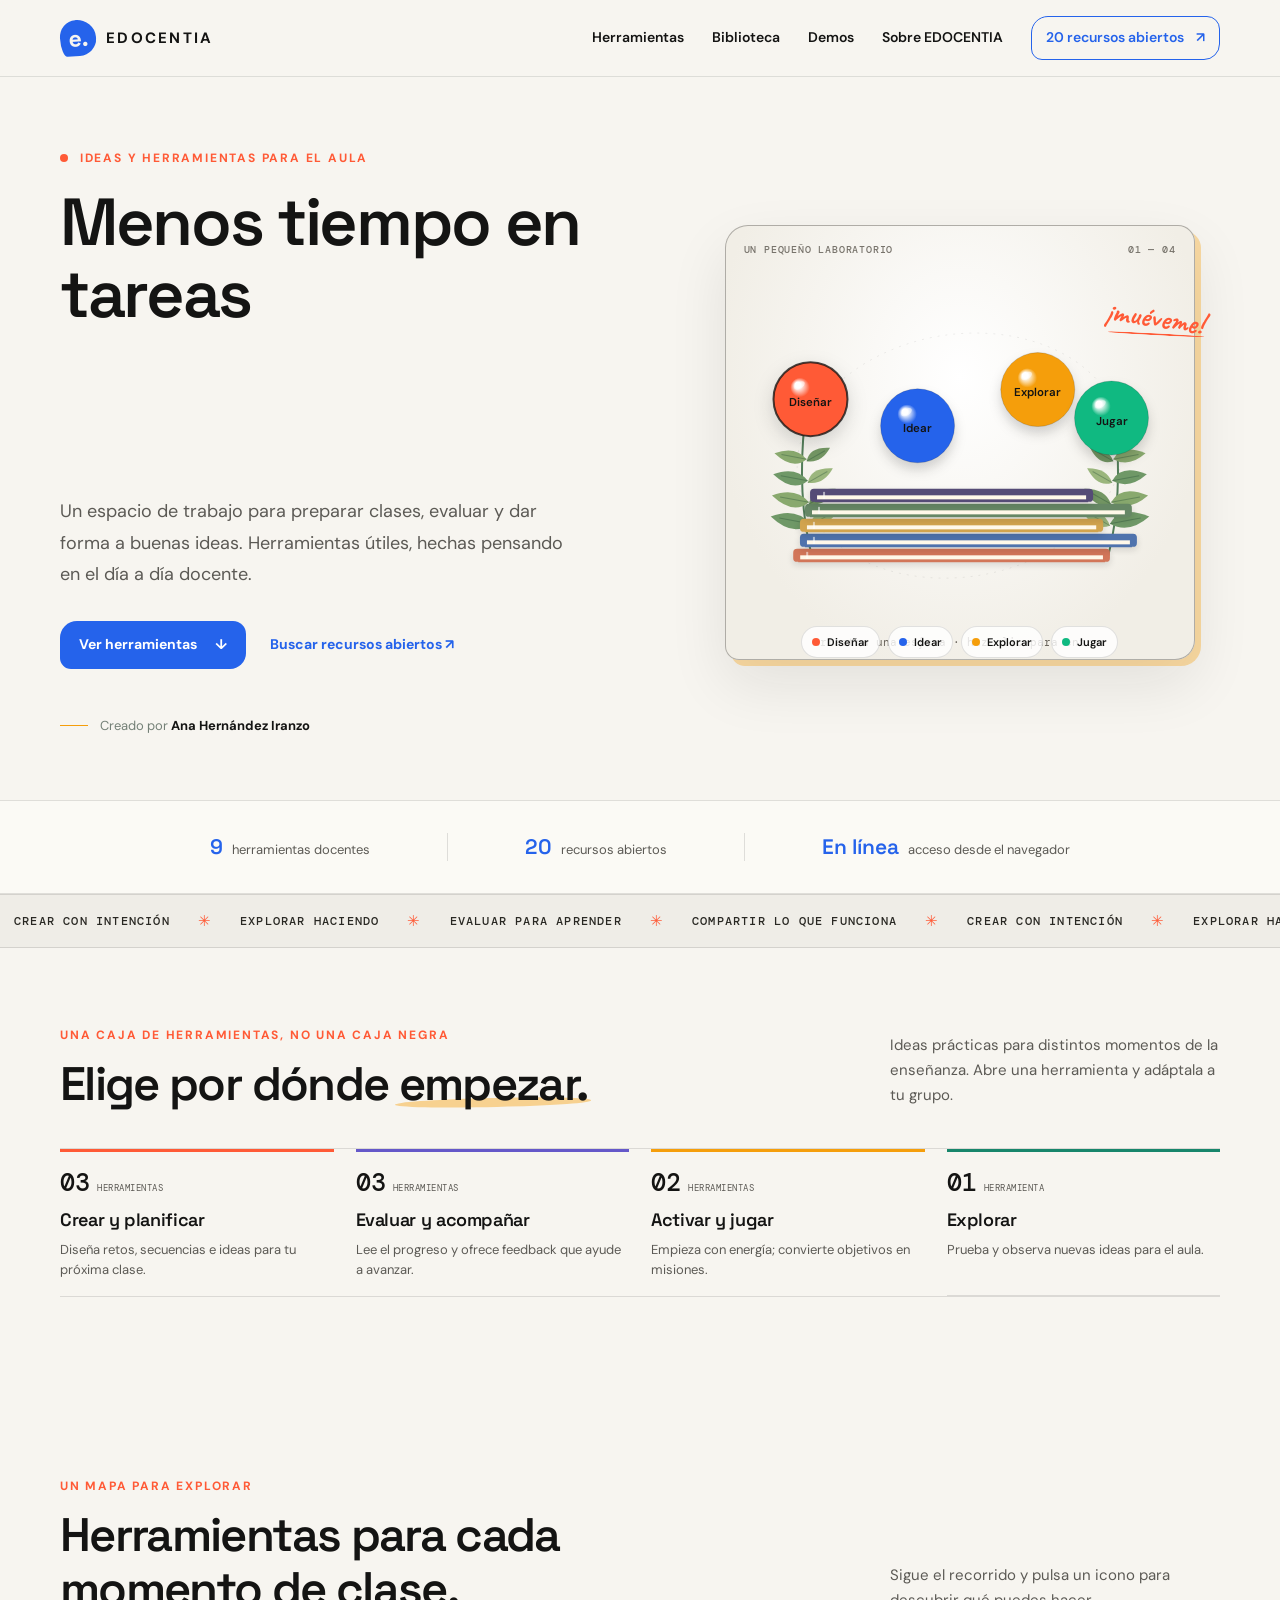
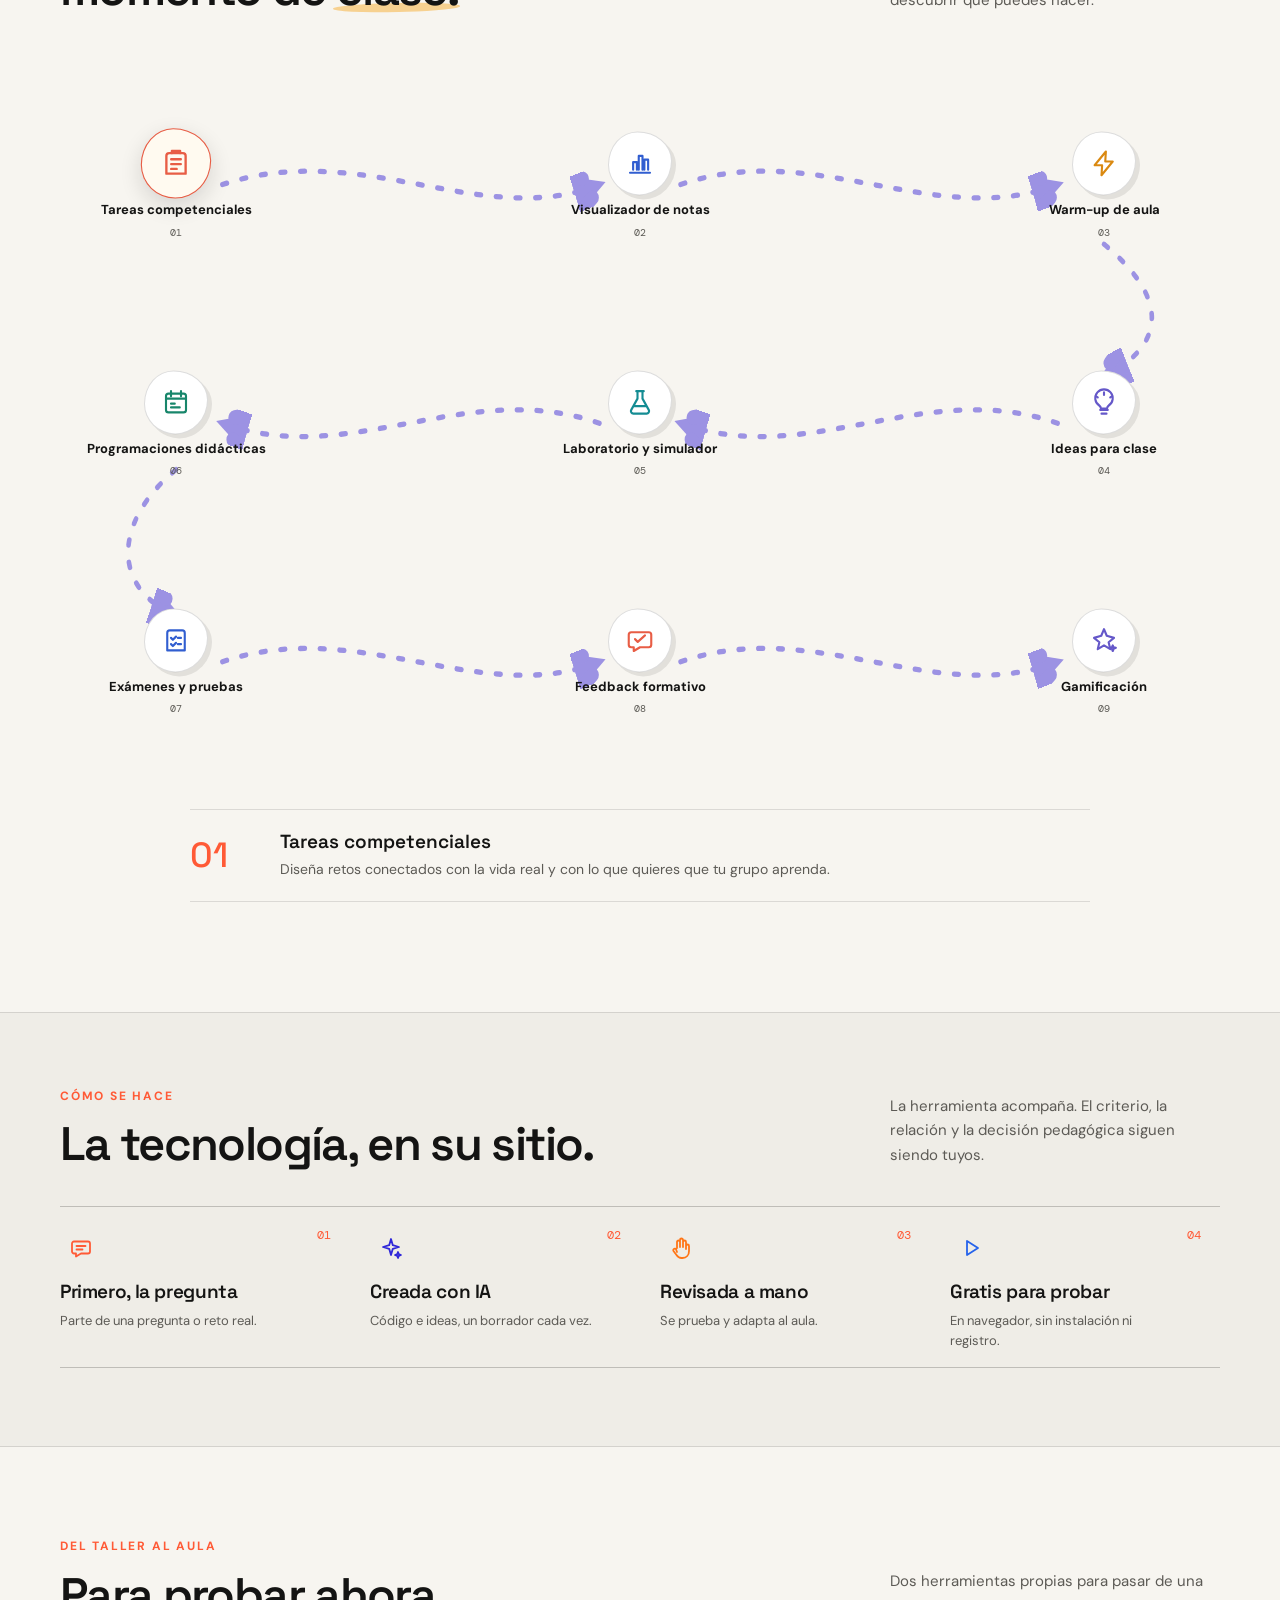
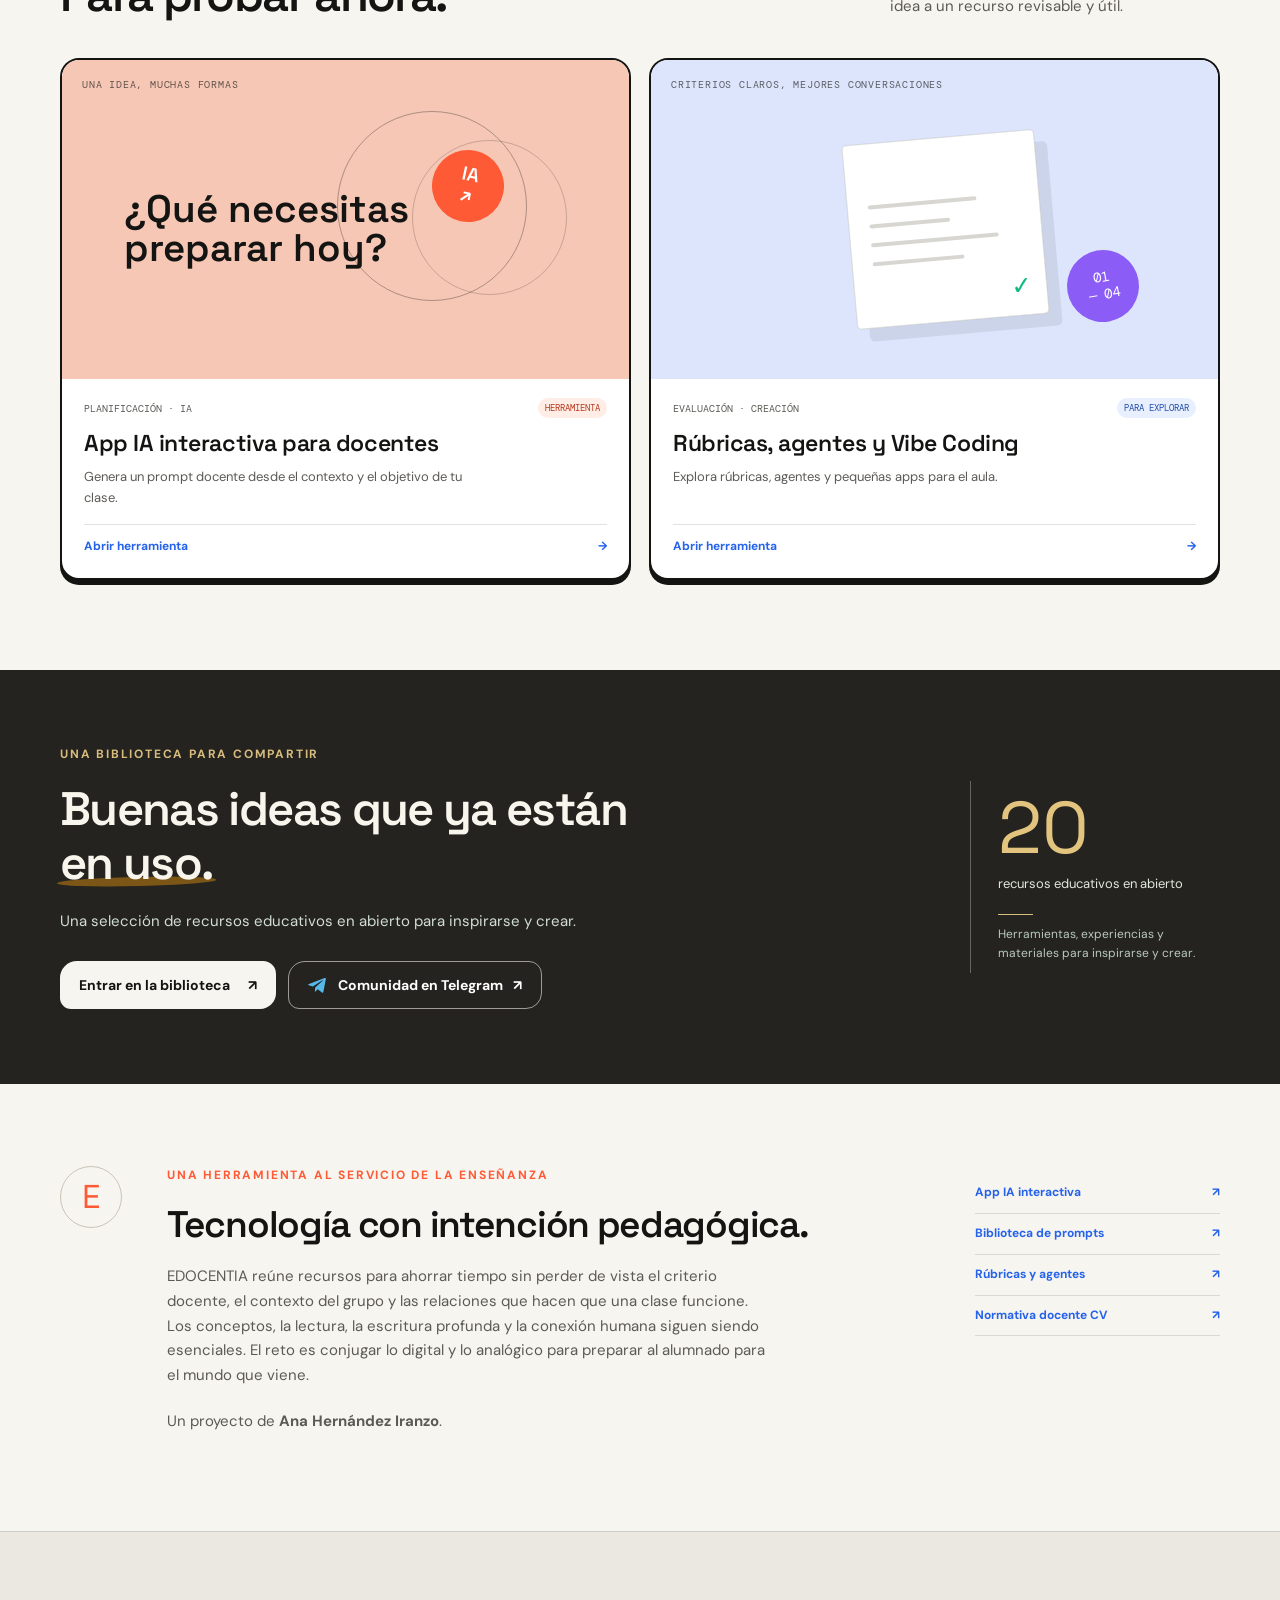
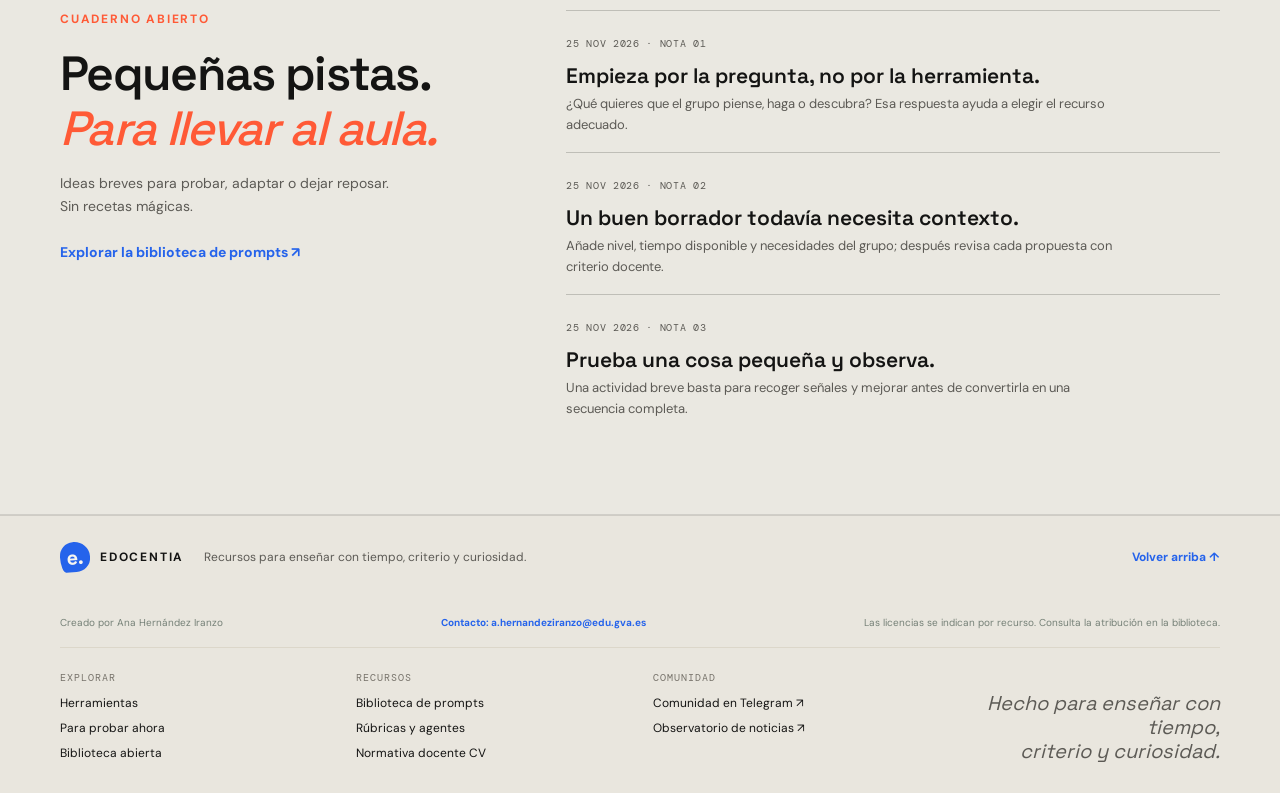
<file: index.html>
<!doctype html>
<html lang="es">
<head>
  <meta charset="utf-8">
  <meta name="viewport" content="width=device-width, initial-scale=1">
  <meta name="theme-color" content="#F7F5F0">
  <meta name="description" content="Herramientas prácticas para planificar, evaluar y crear recursos educativos. Un proyecto de Ana Hernández Iranzo.">
  <title>EDOCENTIA — Herramientas para enseñar</title>
  <link rel="preconnect" href="https://fonts.googleapis.com">
  <link rel="preconnect" href="https://fonts.gstatic.com" crossorigin>
  <link href="https://fonts.googleapis.com/css2?family=Caveat:wght@500;600;700&family=DM+Mono:wght@400;500&family=DM+Sans:wght@400;500;600;700&family=Fraunces:opsz,wght@9..144,500;9..144,600;9..144,700&family=Plus+Jakarta+Sans:wght@400;500;600;700;800&family=Space+Grotesk:wght@400;500;600;700&display=swap" rel="stylesheet">
  <link rel="stylesheet" href="assets/site.css">
  <link rel="stylesheet" href="assets/portal-nav.css">
  <script src="assets/site.js" defer></script>
</head>
<body>
  <a class="skip-link" href="#contenido">Saltar al contenido</a>
  <header class="site-header">
    <div class="shell header-inner">
      <a class="brand" href="index.html" aria-label="EDOCENTIA, inicio">
        <span class="brand-mark" aria-hidden="true">e.</span>
        <span class="brand-name">EDOCENTIA</span>
      </a>
      <button class="menu-toggle" id="menu-toggle" type="button" aria-expanded="false" aria-controls="primary-nav">
        <span class="menu-toggle-label">Menú</span>
        <span class="menu-lines" aria-hidden="true"></span>
      </button>
      <nav class="primary-nav" id="primary-nav" aria-label="Principal">
        <a href="#herramientas">Herramientas</a>
        <a href="#biblioteca">Biblioteca</a>
        <a href="#novedades">Demos</a>
        <a href="#sobre-edocentia">Sobre EDOCENTIA</a>
        <a class="nav-cta" href="apps.html">20 recursos abiertos <span aria-hidden="true">↗</span></a>
      </nav>
    </div>
  </header>

  <main id="contenido">
    <section class="hero shell">
      <div class="hero-copy">
        <p class="eyebrow"><span class="eyebrow-dot" aria-hidden="true"></span> Ideas y herramientas para el aula</p>
        <h1 class="hero-title" aria-label="Menos tiempo en tareas repetidas. Más tiempo para enseñar."><span class="hero-title-line" aria-hidden="true">Menos tiempo en tareas repetidas.</span><br><em><span class="hero-title-line" aria-hidden="true">Más tiempo para enseñar.</span></em></h1>
        <p class="hero-intro">Un espacio de trabajo para preparar clases, evaluar y dar forma a buenas ideas. Herramientas útiles, hechas pensando en el día a día docente.</p>
        <div class="hero-actions">
          <a class="button button-primary" href="#herramientas">Ver herramientas <span aria-hidden="true">↓</span></a>
          <a class="text-link" href="apps.html">Buscar recursos abiertos <span aria-hidden="true">↗</span></a>
        </div>
        <div class="hero-byline">
          <span class="byline-rule" aria-hidden="true"></span>
          <span>Creado por <strong>Ana Hernández Iranzo</strong></span>
        </div>
      </div>
      <div class="hero-art">
        <span class="hero-hand-note" aria-hidden="true">¡muéveme!</span>
        <div class="playground-frame">
          <div class="playground-label"><span>UN PEQUEÑO LABORATORIO</span><span>01 — 04</span></div>
          <canvas id="hero-canvas" tabindex="0" aria-label="Juguete interactivo: arrastra las esferas. Pulsa una esfera para abrir una herramienta; usa las flechas y Enter o espacio con el teclado." aria-describedby="toy-hint">
            Explora estas herramientas: <a href="modulo-1-tareas-competenciales/index.html">Tareas competenciales</a>,
            <a href="modulo-4-ideas-clase/index.html">Ideas para clase</a>,
            <a href="modulo-5-laboratorio/index.html">Laboratorio</a> y
            <a href="modulo-9-gamificacion/index.html">Gamificación</a>.
          </canvas>
          <p class="playground-hint" id="toy-hint">Arrastra una esfera · haz clic para entrar</p>
        </div>
        <div class="playground-links" aria-label="Herramientas del juguete">
          <a href="modulo-1-tareas-competenciales/index.html"><span class="toy-dot dot-coral"></span>Diseñar</a>
          <a href="modulo-4-ideas-clase/index.html"><span class="toy-dot dot-blue"></span>Idear</a>
          <a href="modulo-5-laboratorio/index.html"><span class="toy-dot dot-yellow"></span>Explorar</a>
          <a href="modulo-9-gamificacion/index.html"><span class="toy-dot dot-mint"></span>Jugar</a>
        </div>
      </div>
    </section>

    <section class="trust-strip" aria-label="Características del proyecto">
      <div class="shell trust-inner">
        <p><strong>9</strong><span>herramientas docentes</span></p>
        <span class="trust-divider" aria-hidden="true"></span>
        <p><strong>20</strong><span>recursos abiertos</span></p>
        <span class="trust-divider" aria-hidden="true"></span>
        <p><strong>En línea</strong><span>acceso desde el navegador</span></p>
      </div>
    </section>

    <div class="ticker" aria-label="Ideas para enseñar: crear, explorar, evaluar y compartir">
      <div class="ticker-track" aria-hidden="true">
        <span>Crear con intención <i>✳</i> Explorar haciendo <i>✳</i> Evaluar para aprender <i>✳</i> Compartir lo que funciona <i>✳</i></span>
        <span>Crear con intención <i>✳</i> Explorar haciendo <i>✳</i> Evaluar para aprender <i>✳</i> Compartir lo que funciona <i>✳</i></span>
      </div>
    </div>

    <section class="section shelves-section shell" aria-labelledby="shelves-heading">
      <div class="section-heading">
        <div>
          <p class="eyebrow">Una caja de herramientas, no una caja negra</p>
          <h2 id="shelves-heading">Elige por dónde <span class="hand-underline">empezar.</span></h2>
        </div>
        <p class="section-intro">Ideas prácticas para distintos momentos de la enseñanza. Abre una herramienta y adáptala a tu grupo.</p>
      </div>
      <div class="shelf-grid" aria-label="Áreas de trabajo">
        <div class="shelf-item shelf-create">
          <span class="shelf-count">03 <small>HERRAMIENTAS</small></span><span class="shelf-symbol" aria-hidden="true">✳</span>
          <h3>Crear y planificar</h3><p>Diseña retos, secuencias e ideas para tu próxima clase.</p>
        </div>
        <div class="shelf-item shelf-assess">
          <span class="shelf-count">03 <small>HERRAMIENTAS</small></span><span class="shelf-symbol" aria-hidden="true">↗</span>
          <h3>Evaluar y acompañar</h3><p>Lee el progreso y ofrece feedback que ayude a avanzar.</p>
        </div>
        <div class="shelf-item shelf-play">
          <span class="shelf-count">02 <small>HERRAMIENTAS</small></span><span class="shelf-symbol" aria-hidden="true">↝</span>
          <h3>Activar y jugar</h3><p>Empieza con energía; convierte objetivos en misiones.</p>
        </div>
        <div class="shelf-item shelf-explore">
          <span class="shelf-count">01 <small>HERRAMIENTA</small></span><span class="shelf-symbol" aria-hidden="true">◎</span>
          <h3>Explorar</h3><p>Prueba y observa nuevas ideas para el aula.</p>
        </div>
      </div>
    </section>

    <section class="section shell" id="herramientas">
      <div class="section-heading">
        <div>
          <p class="eyebrow">Un mapa para explorar</p>
          <h2>Herramientas para cada momento de <span class="hand-underline">clase.</span></h2>
        </div>
        <p class="section-intro">Sigue el recorrido y pulsa un icono para descubrir qué puedes hacer.</p>
      </div>
      <div class="tool-map" role="group" aria-label="Mapa interactivo de las nueve herramientas docentes">
        <svg class="map-routes" viewBox="0 0 1000 560" preserveAspectRatio="none" aria-hidden="true">
          <defs>
            <marker id="map-arrow" viewBox="0 0 10 10" refX="8" refY="5" markerWidth="7" markerHeight="7" orient="auto-start-reverse"><path d="M 0 0 L 10 5 L 0 10 z" fill="currentColor"/></marker>
          </defs>
          <path d="M140 100 C260 65 365 135 465 100" marker-end="url(#map-arrow)"/>
          <path d="M535 100 C650 65 755 135 860 100" marker-end="url(#map-arrow)"/>
          <path d="M900 145 C955 185 955 220 900 245" marker-end="url(#map-arrow)"/>
          <path d="M860 280 C745 245 645 315 535 280" marker-end="url(#map-arrow)"/>
          <path d="M465 280 C350 245 250 315 140 280" marker-end="url(#map-arrow)"/>
          <path d="M100 315 C45 355 45 405 100 425" marker-end="url(#map-arrow)"/>
          <path d="M140 460 C255 425 365 495 465 460" marker-end="url(#map-arrow)"/>
          <path d="M535 460 C650 425 755 495 860 460" marker-end="url(#map-arrow)"/>
        </svg>
        <button class="map-node map-node-01 is-active" type="button" data-map-node data-map-number="01" data-map-title="Tareas competenciales" data-map-description="Diseña retos conectados con la vida real y con lo que quieres que tu grupo aprenda." aria-label="01. Tareas competenciales" aria-controls="map-detail" aria-pressed="true">
          <span class="map-icon" aria-hidden="true"><svg viewBox="0 0 24 24"><path d="M7 4.5h10a2 2 0 0 1 2 2v13H5v-13a2 2 0 0 1 2-2Z"/><path d="M9 4.5V3h6v1.5M8.5 9h7M8.5 12.5h7M8.5 16h4"/></svg></span><span class="map-node-label">Tareas competenciales</span><span class="map-node-number">01</span>
        </button>
        <button class="map-node map-node-02" type="button" data-map-node data-map-number="02" data-map-title="Visualizador de notas" data-map-description="Lee resultados y tendencias para comprender mejor el progreso del grupo." aria-label="02. Visualizador de notas" aria-controls="map-detail" aria-pressed="false">
          <span class="map-icon" aria-hidden="true"><svg viewBox="0 0 24 24"><path d="M4 19.5h16M6.5 17V11h3v6M11 17V6h3v11M15.5 17V9h3v8"/></svg></span><span class="map-node-label">Visualizador de notas</span><span class="map-node-number">02</span>
        </button>
        <button class="map-node map-node-03" type="button" data-map-node data-map-number="03" data-map-title="Warm-up de aula" data-map-description="Activa la clase con dinámicas breves para empezar con energía." aria-label="03. Warm-up de aula" aria-controls="map-detail" aria-pressed="false">
          <span class="map-icon" aria-hidden="true"><svg viewBox="0 0 24 24"><path d="m13.5 2.5-9 11h6l-.5 8 9-11h-6l.5-8Z"/></svg></span><span class="map-node-label">Warm-up de aula</span><span class="map-node-number">03</span>
        </button>
        <button class="map-node map-node-04" type="button" data-map-node data-map-number="04" data-map-title="Ideas para clase" data-map-description="Encuentra nuevas maneras de abordar un tema y convertirlo en una experiencia para el aula." aria-label="04. Ideas para clase" aria-controls="map-detail" aria-pressed="false">
          <span class="map-icon" aria-hidden="true"><svg viewBox="0 0 24 24"><path d="M9 18h6M10 21h4M8.2 14.5a7 7 0 1 1 7.6 0c-.9.6-1.3 1.3-1.4 2.5h-4.8c-.1-1.2-.5-1.9-1.4-2.5Z"/><path d="M12 4v2M5.5 7l1.5 1M18.5 7 17 8"/></svg></span><span class="map-node-label">Ideas para clase</span><span class="map-node-number">04</span>
        </button>
        <button class="map-node map-node-05" type="button" data-map-node data-map-number="05" data-map-title="Laboratorio y simulador" data-map-description="Prepara experimentos y simulaciones para observar, probar y explorar." aria-label="05. Laboratorio y simulador" aria-controls="map-detail" aria-pressed="false">
          <span class="map-icon" aria-hidden="true"><svg viewBox="0 0 24 24"><path d="M9 3h6M10 3v6l-5 9a2 2 0 0 0 1.8 3h10.4a2 2 0 0 0 1.8-3l-5-9V3M7.5 15h9"/></svg></span><span class="map-node-label">Laboratorio y simulador</span><span class="map-node-number">05</span>
        </button>
        <button class="map-node map-node-06" type="button" data-map-node data-map-number="06" data-map-title="Programaciones didácticas" data-map-description="Organiza objetivos, actividades y secuencias didácticas con una visión de conjunto." aria-label="06. Programaciones didácticas" aria-controls="map-detail" aria-pressed="false">
          <span class="map-icon" aria-hidden="true"><svg viewBox="0 0 24 24"><rect x="4" y="5" width="16" height="15" rx="2"/><path d="M8 3v4M16 3v4M4 9h16M8 13h3M8 16h7"/></svg></span><span class="map-node-label">Programaciones didácticas</span><span class="map-node-number">06</span>
        </button>
        <button class="map-node map-node-07" type="button" data-map-node data-map-number="07" data-map-title="Exámenes y pruebas" data-map-description="Prepara pruebas, preguntas y criterios claros para evaluar los aprendizajes." aria-label="07. Exámenes y pruebas" aria-controls="map-detail" aria-pressed="false">
          <span class="map-icon" aria-hidden="true"><svg viewBox="0 0 24 24"><path d="M7 4h10a2 2 0 0 1 2 2v14H5V6a2 2 0 0 1 2-2Z"/><path d="m8 10 1.5 1.5L12 9M13.5 10H16M8 15l1.5 1.5L12 14M13.5 15H16"/></svg></span><span class="map-node-label">Exámenes y pruebas</span><span class="map-node-number">07</span>
        </button>
        <button class="map-node map-node-08" type="button" data-map-node data-map-number="08" data-map-title="Feedback formativo" data-map-description="Escribe comentarios útiles que acompañen el progreso y ayuden a dar el siguiente paso." aria-label="08. Feedback formativo" aria-controls="map-detail" aria-pressed="false">
          <span class="map-icon" aria-hidden="true"><svg viewBox="0 0 24 24"><path d="M5 5.5h14a2 2 0 0 1 2 2v8a2 2 0 0 1-2 2h-7l-5 3v-3H5a2 2 0 0 1-2-2v-8a2 2 0 0 1 2-2Z"/><path d="m8 11 2.2 2.2L16 8"/></svg></span><span class="map-node-label">Feedback formativo</span><span class="map-node-number">08</span>
        </button>
        <button class="map-node map-node-09" type="button" data-map-node data-map-number="09" data-map-title="Gamificación" data-map-description="Convierte objetivos de aprendizaje en misiones, retos y experiencias motivadoras." aria-label="09. Gamificación" aria-controls="map-detail" aria-pressed="false">
          <span class="map-icon" aria-hidden="true"><svg viewBox="0 0 24 24"><path d="m12 3 2.2 5.3L20 10l-4.3 3.5L17 19l-5-3-5 3 1.3-5.5L4 10l5.8-1.7L12 3Z"/><path d="m19 16 .7 1.6L21.5 18l-1.8.7L19 20.5l-.7-1.8-1.8-.7 1.8-.4L19 16Z"/></svg></span><span class="map-node-label">Gamificación</span><span class="map-node-number">09</span>
        </button>
      </div>
      <div class="map-detail" id="map-detail" aria-live="polite">
        <span class="map-detail-number" id="map-detail-number">01</span>
        <div><h3 id="map-detail-title">Tareas competenciales</h3><p id="map-detail-description">Diseña retos conectados con la vida real y con lo que quieres que tu grupo aprenda.</p></div>
      </div>
    </section>

    <section class="process-band">
      <div class="shell">
        <div class="section-heading process-heading">
          <div><p class="eyebrow">Cómo se hace</p><h2>La tecnología, en su sitio.</h2></div>
          <p class="section-intro">La herramienta acompaña. El criterio, la relación y la decisión pedagógica siguen siendo tuyos.</p>
        </div>
        <ol class="process-list">
          <li class="process-step process-story">
            <span class="process-number">01</span>
            <span class="process-icon" aria-hidden="true"><svg viewBox="0 0 24 24"><path d="M5 5.5h14a2 2 0 0 1 2 2v8a2 2 0 0 1-2 2h-7l-5 3v-3H5a2 2 0 0 1-2-2v-8a2 2 0 0 1 2-2Z"/><path d="M7.5 10h9M7.5 13.5h6"/></svg></span>
            <h3>Primero, la pregunta</h3><p>Parte de una pregunta o reto real.</p>
          </li>
          <li class="process-step process-ai">
            <span class="process-number">02</span>
            <span class="process-icon" aria-hidden="true"><svg viewBox="0 0 24 24"><path d="m12 3 1.8 6.2L20 11l-6.2 1.8L12 19l-1.8-6.2L4 11l6.2-1.8L12 3Z"/><path d="m19 16 .8 2.2L22 19l-2.2.8L19 22l-.8-2.2L16 19l2.2-.8L19 16Z"/></svg></span>
            <h3>Creada con IA</h3><p>Código e ideas, un borrador cada vez.</p>
          </li>
          <li class="process-step process-hand">
            <span class="process-number">03</span>
            <span class="process-icon" aria-hidden="true"><svg viewBox="0 0 24 24"><path d="M8 12V6a1.5 1.5 0 0 1 3 0v5-7a1.5 1.5 0 0 1 3 0v7-5a1.5 1.5 0 0 1 3 0v7-3a1.5 1.5 0 0 1 3 0v5c0 4-2.5 7-6.5 7h-1c-2.5 0-4-1.5-5-3l-3-4a1.5 1.5 0 0 1 2.5-1.7L8 16"/></svg></span>
            <h3>Revisada a mano</h3><p>Se prueba y adapta al aula.</p>
          </li>
          <li class="process-step process-play">
            <span class="process-number">04</span>
            <span class="process-icon" aria-hidden="true"><svg viewBox="0 0 24 24"><path d="m8 5 11 7-11 7V5Z"/></svg></span>
            <h3>Gratis para probar</h3><p>En navegador, sin instalación ni registro.</p>
          </li>
        </ol>
      </div>
    </section>

    <section class="section shell exhibition-section" id="novedades">
      <div class="section-heading">
        <div><p class="eyebrow">Del taller al aula</p><h2>Para probar ahora.</h2></div>
        <p class="section-intro">Dos herramientas propias para pasar de una idea a un recurso revisable y útil.</p>
      </div>
      <div class="exhibit-grid">
        <a class="exhibit-card" href="app-ia.html" aria-label="Abrir App IA interactiva para docentes">
          <span class="exhibit-visual visual-prompts">
            <span class="visual-kicker">UNA IDEA, MUCHAS FORMAS</span>
            <span class="visual-orbit orbit-one" aria-hidden="true"></span><span class="visual-orbit orbit-two" aria-hidden="true"></span>
            <span class="visual-note">¿Qué necesitas<br>preparar hoy?</span><span class="visual-sticker" aria-hidden="true">IA<br>↗</span>
          </span>
          <div class="exhibit-body">
            <div class="exhibit-meta"><span>Planificación · IA</span><span class="new-badge">HERRAMIENTA</span></div>
            <h3>App IA interactiva para docentes</h3>
            <p>Genera un prompt docente desde el contexto y el objetivo de tu clase.</p>
            <span class="exhibit-link">Abrir herramienta <span aria-hidden="true">→</span></span>
          </div>
        </a>
        <a class="exhibit-card" href="app-rubricas.html" aria-label="Abrir Rúbricas, agentes y Vibe Coding">
          <span class="exhibit-visual visual-rubrics">
            <span class="visual-kicker">CRITERIOS CLAROS, MEJORES CONVERSACIONES</span>
            <span class="rubric-sheet" aria-hidden="true"><i></i><i></i><i></i><i></i><b>✓</b></span>
            <span class="visual-sticker sticker-violet" aria-hidden="true">01<br>— 04</span>
          </span>
          <div class="exhibit-body">
            <div class="exhibit-meta"><span>Evaluación · Creación</span><span class="new-badge badge-blue">PARA EXPLORAR</span></div>
            <h3>Rúbricas, agentes y Vibe Coding</h3>
            <p>Explora rúbricas, agentes y pequeñas apps para el aula.</p>
            <span class="exhibit-link">Abrir herramienta <span aria-hidden="true">→</span></span>
          </div>
        </a>
      </div>
    </section>

    <section class="library-band" id="biblioteca">
      <div class="shell library-inner">
        <div class="library-copy">
          <p class="eyebrow eyebrow-light">Una biblioteca para compartir</p>
          <h2>Buenas ideas que ya están <span class="hand-underline">en uso.</span></h2>
          <p>Una selección de recursos educativos en abierto para inspirarse y crear.</p>
          <div class="library-actions">
            <a class="button button-paper" href="apps.html">Entrar en la biblioteca <span aria-hidden="true">↗</span></a>
            <a class="button button-telegram" href="https://t.me/+F0qGBNdHTVowZjI0" target="_blank" rel="noopener">
              <svg viewBox="0 0 24 24" aria-hidden="true"><path d="M21.7 3.2 18.5 20c-.2 1.2-.9 1.5-1.8.9l-5-3.7-2.4 2.3c-.3.3-.6.6-1.1.6l.4-5.1 9.3-8.4c.4-.4-.1-.6-.6-.3L5.8 13.9 1 12.4c-1-.3-1-1 .2-1.5l18.7-7.2c.9-.3 1.7.2 1.8.5Z"/></svg>
              <span>Comunidad en Telegram</span><span aria-hidden="true">↗</span>
            </a>
          </div>
        </div>
        <div class="library-aside">
          <div class="aside-number">20</div>
          <p>recursos educativos en abierto</p>
          <span class="aside-rule" aria-hidden="true"></span>
          <p class="aside-small">Herramientas, experiencias y materiales para inspirarse y crear.</p>
        </div>
      </div>
    </section>

    <section class="section about-section shell" id="sobre-edocentia">
      <div class="about-mark" aria-hidden="true">E</div>
      <div class="about-copy">
        <p class="eyebrow">Una herramienta al servicio de la enseñanza</p>
        <h2>Tecnología con intención pedagógica.</h2>
        <p>EDOCENTIA reúne recursos para ahorrar tiempo sin perder de vista el criterio docente, el contexto del grupo y las relaciones que hacen que una clase funcione. Los conceptos, la lectura, la escritura profunda y la conexión humana siguen siendo esenciales. El reto es conjugar lo digital y lo analógico para preparar al alumnado para el mundo que viene.</p>
        <p class="about-byline">Un proyecto de <strong>Ana Hernández Iranzo</strong>.</p>
      </div>
      <div class="about-links">
        <a href="app-ia.html">App IA interactiva <span aria-hidden="true">↗</span></a>
        <a href="app-prompts.html">Biblioteca de prompts <span aria-hidden="true">↗</span></a>
        <a href="app-rubricas.html">Rúbricas y agentes <span aria-hidden="true">↗</span></a>
        <a href="normativa-cv/index.html">Normativa docente CV <span aria-hidden="true">↗</span></a>
      </div>
    </section>

    <section class="field-notes">
      <div class="shell notes-layout">
        <div class="notes-intro">
          <p class="eyebrow">Cuaderno abierto</p>
          <h2>Pequeñas pistas.<br><em>Para llevar al aula.</em></h2>
          <p>Ideas breves para probar, adaptar o dejar reposar. Sin recetas mágicas.</p>
          <a class="text-link" href="app-prompts.html">Explorar la biblioteca de prompts <span aria-hidden="true">↗</span></a>
        </div>
        <div class="notes-list">
          <article class="note-card"><span class="note-date">25 NOV 2026 · NOTA 01</span><h3>Empieza por la pregunta, no por la herramienta.</h3><p>¿Qué quieres que el grupo piense, haga o descubra? Esa respuesta ayuda a elegir el recurso adecuado.</p></article>
          <article class="note-card"><span class="note-date">25 NOV 2026 · NOTA 02</span><h3>Un buen borrador todavía necesita contexto.</h3><p>Añade nivel, tiempo disponible y necesidades del grupo; después revisa cada propuesta con criterio docente.</p></article>
          <article class="note-card"><span class="note-date">25 NOV 2026 · NOTA 03</span><h3>Prueba una cosa pequeña y observa.</h3><p>Una actividad breve basta para recoger señales y mejorar antes de convertirla en una secuencia completa.</p></article>
        </div>
      </div>
    </section>

  </main>

  <footer class="site-footer">
    <div class="shell footer-main">
      <a class="brand brand-footer" href="index.html"><span class="brand-mark" aria-hidden="true">e.</span><span class="brand-name">EDOCENTIA</span></a>
      <p>Recursos para enseñar con tiempo, criterio y curiosidad.</p>
      <a class="footer-top" href="#contenido">Volver arriba ↑</a>
    </div>
    <div class="shell footer-bottom">
      <span>Creado por Ana Hernández Iranzo</span>
      <a href="mailto:a.hernandeziranzo@edu.gva.es">Contacto: a.hernandeziranzo@edu.gva.es</a>
      <span>Las licencias se indican por recurso. Consulta la atribución en la biblioteca.</span>
    </div>
    <div class="shell footer-directory">
      <div><span>EXPLORAR</span><a href="#herramientas">Herramientas</a><a href="#novedades">Para probar ahora</a><a href="apps.html">Biblioteca abierta</a></div>
      <div><span>RECURSOS</span><a href="app-prompts.html">Biblioteca de prompts</a><a href="app-rubricas.html">Rúbricas y agentes</a><a href="normativa-cv/index.html">Normativa docente CV</a></div>
      <div><span>COMUNIDAD</span><a href="https://t.me/+F0qGBNdHTVowZjI0" target="_blank" rel="noopener">Comunidad en Telegram ↗</a><a href="https://curiousminds123.github.io/APP-NOTICIAS/" target="_blank" rel="noopener">Observatorio de noticias ↗</a></div>
      <p>Hecho para enseñar con tiempo,<br>criterio y curiosidad.</p>
    </div>
  </footer>
  <script src="assets/portal-nav.js"></script>
</body>
</html>
</file>
<file: assets/site.css>
:root {
  color-scheme: light;
  --paper: #f7f5f0;
  --paper-deep: #efede7;
  --white: #fff;
  --ink: #141413;
  --muted: #5c5a55;
  --green: #2563eb;
  --green-dark: #141413;
  --green-soft: #e8efff;
  --terracotta: #ff5a36;
  --gold: #f59e0b;
  --line: rgba(20, 20, 19, .12);
  --serif: "Space Grotesk", "DM Sans", sans-serif;
  --sans: "DM Sans", "Segoe UI", sans-serif;
  --hand: "Caveat", "Comic Sans MS", cursive;
}

* { box-sizing: border-box; }
html { scroll-behavior: smooth; scroll-padding-top: 86px; }
body { margin: 0; background: var(--paper); color: var(--ink); font-family: var(--sans); font-size: 17px; line-height: 1.65; }
a { color: inherit; text-decoration: none; }
a:focus-visible, button:focus-visible { outline: 3px solid var(--terracotta); outline-offset: 3px; }
.shell { width: min(1160px, calc(100% - 48px)); margin-inline: auto; }
.skip-link { position: absolute; left: 16px; top: -60px; z-index: 20; padding: 10px 14px; border-radius: 6px; background: var(--ink); color: white; }
.skip-link:focus { top: 12px; }

.site-header { position: sticky; z-index: 10; top: 0; border-bottom: 1px solid rgba(32,54,46,.12); background: rgba(247,245,240,.94); backdrop-filter: blur(12px); }
.header-inner { min-height: 76px; display: flex; align-items: center; justify-content: space-between; gap: 30px; }
.brand { display: inline-flex; align-items: center; gap: 10px; white-space: nowrap; }
.brand-mark { width: 36px; height: 36px; display: grid; place-items: center; border-radius: 50%; background: var(--green); color: var(--paper); font-family: var(--serif); font-size: 23px; font-weight: 700; line-height: 1; }
.brand-name { font-size: 15px; font-weight: 700; letter-spacing: .15em; }
.primary-nav { display: flex; align-items: center; gap: clamp(16px, 2.2vw, 28px); color: #4c6257; font-size: 14px; font-weight: 600; }
.primary-nav a { white-space: nowrap; }
.primary-nav > a:not(.nav-cta):hover, .text-link:hover, .footer-top:hover { color: var(--terracotta); }
.nav-cta { display: inline-flex; align-items: center; gap: 12px; padding: 11px 16px; border: 1px solid var(--green); border-radius: 4px; color: var(--green); transition: background .2s, color .2s; }
.nav-cta:hover { background: var(--green); color: white; }
.menu-toggle { display: none; }

.hero { min-height: 574px; padding-block: 72px 64px; display: grid; grid-template-columns: 1.05fr .95fr; align-items: center; gap: 64px; }
.hero-copy { max-width: 610px; }
.eyebrow { margin: 0 0 18px; color: var(--terracotta); font-size: 12px; font-weight: 700; letter-spacing: .15em; text-transform: uppercase; }
.eyebrow-dot { width: 8px; height: 8px; display: inline-block; margin-right: 7px; border-radius: 50%; background: var(--terracotta); }
h1, h2, h3, p { margin-top: 0; }
h1, h2, .paper-title { font-family: var(--serif); font-weight: 600; letter-spacing: -.035em; }
h1 { max-width: 620px; margin-bottom: 22px; font-size: clamp(43px, 5.2vw, 67px); line-height: 1.08; }
h1 em { color: var(--green); font-weight: 500; }
.hero-title-typing .hero-title-character { opacity: 0; }
.hero-title-typing .hero-title-character.is-visible { opacity: 1; }
.hero-intro { max-width: 515px; margin-bottom: 30px; color: var(--muted); font-size: 18px; line-height: 1.75; }
.hero-actions { display: flex; flex-wrap: wrap; align-items: center; gap: 24px; }
.button { min-height: 48px; display: inline-flex; align-items: center; justify-content: center; gap: 18px; padding: 0 19px; border-radius: 4px; font-size: 14px; font-weight: 700; transition: transform .2s, background .2s; }
.button:hover { transform: translateY(-2px); }
.button-primary { background: var(--green); color: white; }
.button-primary:hover { background: var(--green-dark); }
.text-link { color: var(--green); font-size: 14px; font-weight: 700; }
.hero-byline { display: flex; align-items: center; gap: 12px; margin-top: 46px; color: #748077; font-size: 13px; }
.hero-byline strong { color: var(--ink); }
.byline-rule { width: 28px; height: 1px; background: var(--gold); }

.hero-art { min-height: 405px; position: relative; display: grid; place-items: center; isolation: isolate; }
.hero-art::before { content: ""; position: absolute; z-index: -1; width: min(390px, 86%); aspect-ratio: 1; border-radius: 50%; background: #e6eadf; }
.hero-art::after { content: ""; position: absolute; z-index: -1; width: min(310px, 68%); aspect-ratio: 1; border: 1px solid rgba(36,83,62,.17); border-radius: 50%; }
.art-paper { width: min(330px, 78%); padding: 22px 24px 17px; position: relative; transform: rotate(-2deg); background: var(--white); box-shadow: 0 18px 45px rgba(37,56,45,.13); }
.paper-topline, .paper-footer { display: flex; align-items: center; justify-content: space-between; color: #768178; font-size: 9px; font-weight: 700; letter-spacing: .13em; }
.paper-date { color: var(--terracotta); }
.paper-title { margin: 22px 0 16px; font-size: 29px; line-height: 1.12; }
.week-list { border-top: 1px solid #e8e5de; }
.week-row { min-height: 42px; display: flex; align-items: center; gap: 9px; border-bottom: 1px solid #e8e5de; }
.day-mark { width: 20px; height: 20px; display: grid; place-items: center; border-radius: 50%; background: #e8eee8; color: var(--green); font-size: 10px; font-weight: 700; }
.week-task { flex: 1; color: #45554b; font-size: 11px; }
.week-tag { padding: 3px 6px; border-radius: 20px; font-size: 9px; font-weight: 700; }
.tag-sage { background: #e4eee6; color: #42644c; }
.tag-sand { background: #f4ecd8; color: #8c6a2c; }
.tag-rose { background: #f4e3de; color: #9c523d; }
.paper-note { display: flex; align-items: center; gap: 10px; margin: 19px 0 23px; color: #64736a; font-family: var(--serif); font-size: 15px; font-style: italic; line-height: 1.25; }
.note-mark { color: var(--terracotta); font-family: var(--sans); font-size: 24px; font-style: normal; }
.paper-footer { padding-top: 11px; border-top: 1px solid #e8e5de; font-size: 8px; }
.paper-page { color: var(--terracotta); }
.art-stamp { position: absolute; right: 7%; bottom: 4%; width: 71px; height: 71px; display: grid; place-content: center; border: 1px solid var(--terracotta); border-radius: 50%; color: var(--terracotta); font-size: 10px; font-weight: 700; letter-spacing: .1em; line-height: 1.25; text-align: center; transform: rotate(12deg); }
.art-leaf { position: absolute; z-index: -1; width: 78px; height: 130px; border-radius: 90% 0 90% 0; background: #cbd9c7; opacity: .7; }
.art-leaf-one { left: 0; top: 25px; transform: rotate(-23deg) scale(.7); }
.art-leaf-two { right: 4px; top: 27px; transform: rotate(38deg) scale(.55); background: #ddc999; }

.trust-strip { border-block: 1px solid var(--line); background: rgba(255,254,250,.45); }
.trust-inner { min-height: 92px; display: flex; align-items: center; justify-content: center; gap: clamp(25px, 6vw, 90px); }
.trust-inner p { display: flex; align-items: baseline; gap: 9px; margin: 0; color: var(--muted); font-size: 13px; }
.trust-inner strong { color: var(--green); font-family: var(--serif); font-size: 21px; font-weight: 600; }
.trust-divider { width: 1px; height: 28px; background: var(--line); }

.section { padding-block: 100px 110px; }
.section-heading { display: flex; align-items: end; justify-content: space-between; gap: 48px; margin-bottom: 36px; }
.section-heading .eyebrow { margin-bottom: 12px; }
h2 { max-width: 660px; margin-bottom: 0; font-size: clamp(33px, 3.8vw, 47px); line-height: 1.14; }
.section-intro { max-width: 330px; margin-bottom: 4px; color: var(--muted); font-size: 15px; }
.tool-grid { display: grid; grid-template-columns: repeat(3, minmax(0, 1fr)); gap: 13px; }
.tool-card { min-height: 245px; position: relative; display: flex; flex-direction: column; padding: 23px 23px 20px; border: 1px solid var(--line); background: rgba(255,254,250,.72); transition: border-color .2s, transform .2s, box-shadow .2s; }
.tool-card:hover { z-index: 1; transform: translateY(-3px); border-color: #b5c5b7; box-shadow: 0 10px 24px rgba(37,56,45,.07); }
.tool-number { position: absolute; top: 22px; right: 22px; color: #b7c1b6; font-family: var(--serif); font-size: 19px; }
.tool-type { margin-bottom: 18px; color: var(--terracotta); font-size: 10px; font-weight: 700; letter-spacing: .12em; text-transform: uppercase; }
.tool-card h3 { margin-bottom: 8px; color: var(--ink); font-family: var(--serif); font-size: 22px; font-weight: 600; letter-spacing: -.02em; }
.tool-card p { margin-bottom: 17px; color: var(--muted); font-size: 13px; line-height: 1.65; }
.card-link { display: flex; align-items: center; justify-content: space-between; margin-top: auto; padding-top: 11px; border-top: 1px solid #ebe7de; color: var(--green); font-size: 12px; font-weight: 700; }

.library-band { background: var(--green-dark); color: #f8f5ed; }
.library-inner { min-height: 380px; display: grid; grid-template-columns: 1fr 250px; align-items: center; gap: 80px; padding-block: 75px; }
.eyebrow-light { color: #d7bc7e; }
.library-copy h2 { max-width: 580px; margin-bottom: 18px; }
.library-copy > p:not(.eyebrow) { max-width: 600px; margin-bottom: 26px; color: #d2ded3; font-size: 15px; line-height: 1.8; }
.button-paper { background: var(--paper); color: var(--green-dark); }
.button-paper:hover { background: #fff; }
.library-actions { display: flex; flex-wrap: wrap; align-items: center; gap: 12px; }
.button-telegram {
  gap: 10px;
  border: 1px solid rgba(246,243,235,.58);
  background: transparent;
  color: #fff;
}
.button-telegram svg { width: 20px; height: 20px; flex: 0 0 auto; fill: #55b8e9; }
.button-telegram:hover { border-color: #fff; background: #fff; color: var(--ink); }
.library-aside { padding: 10px 0 10px 27px; border-left: 1px solid rgba(246,243,235,.32); }
.aside-number { color: #e2c47e; font-family: var(--serif); font-size: 73px; line-height: 1; }
.library-aside p { margin: 10px 0 0; color: #e2e8de; font-size: 13px; line-height: 1.6; }
.library-aside strong { color: white; }
.aside-rule { width: 35px; height: 1px; display: block; margin-top: 19px; background: #d7bc7e; }
.library-aside .aside-small { max-width: 200px; color: #b9c9bc; font-size: 12px; }

.about-section { display: grid; grid-template-columns: 74px 1fr 245px; align-items: start; gap: 33px; padding-block: 90px; }
.about-mark { width: 62px; height: 62px; display: grid; place-items: center; border: 1px solid #c9c4b8; border-radius: 50%; color: var(--terracotta); font-family: var(--serif); font-size: 33px; }
.about-copy h2 { margin-bottom: 18px; font-size: 37px; }
.about-copy > p:not(.eyebrow) { max-width: 600px; color: var(--muted); font-size: 15px; }
.about-copy .about-byline { margin-top: 21px; color: var(--ink); font-size: 13px; }
.about-links { display: grid; gap: 0; padding-top: 7px; }
.about-links a { display: flex; justify-content: space-between; gap: 12px; padding: 10px 0; border-bottom: 1px solid var(--line); color: var(--green); font-size: 12px; font-weight: 700; }
.about-links a:hover { color: var(--terracotta); }
.site-footer { border-top: 1px solid var(--line); background: #ede9de; }
.footer-main { min-height: 83px; display: flex; align-items: center; gap: 20px; }
.brand-footer .brand-mark { width: 30px; height: 30px; font-size: 20px; }
.brand-footer .brand-name { font-size: 12px; }
.footer-main > p { margin: 0; color: var(--muted); font-size: 12px; }
.footer-top { margin-left: auto; color: var(--green); font-size: 12px; font-weight: 700; }
.footer-bottom { min-height: 48px; display: flex; align-items: center; justify-content: space-between; gap: 18px; border-top: 1px solid #dcd7ca; color: #758077; font-size: 10px; }
.footer-bottom a { color: var(--green); font-weight: 700; }

@media (max-width: 780px) {
  .menu-toggle { display: flex; align-items: center; gap: 9px; padding: 9px 0 9px 9px; border: 0; background: transparent; color: var(--green); font: 700 13px var(--sans); cursor: pointer; }
  .menu-lines, .menu-lines::before, .menu-lines::after { width: 17px; height: 1px; display: block; background: currentColor; }
  .menu-lines { position: relative; }
  .menu-lines::before, .menu-lines::after { content: ""; position: absolute; left: 0; }
  .menu-lines::before { top: -5px; }
  .menu-lines::after { top: 5px; }
  .primary-nav { position: absolute; top: 75px; left: 0; right: 0; display: none; align-items: stretch; gap: 0; padding: 10px 24px 18px; border-bottom: 1px solid var(--line); background: var(--paper); }
  .primary-nav.is-open { display: flex; flex-direction: column; }
  .primary-nav > a { padding: 12px 4px; border-bottom: 1px solid var(--line); }
  .primary-nav .nav-cta { justify-content: space-between; margin-top: 9px; padding: 11px 13px; border: 1px solid var(--green); }
}
@media (max-width: 860px) {
  .hero { min-height: auto; grid-template-columns: 1fr .8fr; gap: 26px; padding-block: 58px; }
  .hero-art { min-height: 350px; }
  .section-heading { align-items: start; flex-direction: column; gap: 14px; }
  .section-intro { max-width: 500px; }
  .tool-grid { grid-template-columns: repeat(2, minmax(0, 1fr)); }
  .library-inner { gap: 35px; }
  .about-section { grid-template-columns: 55px 1fr; }
  .about-mark { width: 50px; height: 50px; }
  .about-links { grid-column: 2; grid-template-columns: repeat(2, 1fr); column-gap: 22px; }
}
@media (max-width: 620px) {
  .shell { width: min(100% - 36px, 500px); }
  .header-inner { min-height: 66px; }
  .brand-mark { width: 32px; height: 32px; font-size: 21px; }
  .brand-name { font-size: 13px; }
  .menu-toggle { display: flex; align-items: center; gap: 9px; padding: 9px 0 9px 9px; border: 0; background: transparent; color: var(--green); font: 700 13px var(--sans); }
  .menu-lines, .menu-lines::before, .menu-lines::after { width: 17px; height: 1px; display: block; background: currentColor; }
  .menu-lines { position: relative; }
  .menu-lines::before, .menu-lines::after { content: ""; position: absolute; left: 0; }
  .menu-lines::before { top: -5px; }
  .menu-lines::after { top: 5px; }
  .primary-nav { position: absolute; top: 65px; left: 0; right: 0; display: none; align-items: stretch; gap: 0; padding: 10px 18px 18px; border-bottom: 1px solid var(--line); background: var(--paper); }
  .primary-nav.is-open { display: flex; flex-direction: column; }
  .primary-nav > a { padding: 12px 4px; border-bottom: 1px solid var(--line); }
  .primary-nav .nav-cta { justify-content: space-between; margin-top: 9px; padding: 11px 13px; border: 1px solid var(--green); }
  .hero { grid-template-columns: 1fr; gap: 26px; padding-block: 49px 35px; }
  h1 { font-size: clamp(41px, 11vw, 55px); }
  .hero-intro { font-size: 16px; }
  .hero-byline { margin-top: 30px; }
  .hero-art { min-height: 330px; }
  .art-paper { width: min(305px, 80%); }
  .art-stamp { right: 2%; }
  .trust-inner { min-height: 0; align-items: start; justify-content: space-between; gap: 12px; padding-block: 18px; }
  .trust-inner p { flex-direction: column; gap: 0; font-size: 10px; line-height: 1.4; }
  .trust-inner strong { font-size: 18px; }
  .trust-divider { height: 34px; margin-top: 4px; }
  .section { padding-block: 68px; }
  h2 { font-size: 35px; }
  .tool-grid { grid-template-columns: 1fr; gap: 10px; }
  .tool-card { min-height: 215px; }
  .library-inner { min-height: auto; grid-template-columns: 1fr; gap: 36px; padding-block: 64px; }
  .library-copy h2 { font-size: 39px; }
  .library-aside { padding: 0 0 0 20px; }
  .aside-number { font-size: 57px; }
  .about-section { grid-template-columns: 1fr; gap: 16px; padding-block: 64px; }
  .about-mark { width: 45px; height: 45px; font-size: 26px; }
  .about-copy h2 { font-size: 33px; }
  .about-links { grid-column: 1; grid-template-columns: 1fr; }
  .footer-main { min-height: auto; flex-wrap: wrap; gap: 12px 16px; padding-block: 18px; }
  .footer-main > p { flex-basis: calc(100% - 4px); order: 2; }
  .footer-top { margin-left: auto; }
  .footer-bottom { align-items: start; flex-direction: column; gap: 6px; padding-block: 14px; }
}
@media (prefers-reduced-motion: reduce) {
  *, *::before, *::after { scroll-behavior: auto !important; transition-duration: .01ms !important; animation-duration: .01ms !important; }
}

.brand-mark { border-radius: 12px 12px 12px 3px; }
.primary-nav { color: var(--ink); }
.primary-nav > a:not(.nav-cta) { transition: color .2s; }
.nav-cta { padding: 9px 14px; border-radius: 999px; }
.button { border-radius: 999px; transition: transform .35s cubic-bezier(.22, 1, .36, 1), background .2s; }
.hero { gap: clamp(30px, 5vw, 70px); }
.hero-art { min-width: 0; min-height: 405px; }
.hero-art::before { width: min(390px, 95%); background: #e8e4da; }
.hero-art::after { width: min(350px, 85%); border-color: rgba(20,20,19,.15); }
.playground-frame { width: min(100%, 470px); aspect-ratio: 1.08; position: relative; overflow: hidden; border: 1px solid rgba(20,20,19,.12); border-radius: 20px; background: radial-gradient(ellipse at 50% 35%, #fff 0%, #f1eee6 75%); box-shadow: 0 24px 60px rgba(20,20,19,.09); }
.playground-label { position: absolute; z-index: 1; top: 17px; right: 18px; left: 18px; display: flex; justify-content: space-between; color: #77736b; font: 500 10px/1.3 "DM Mono", monospace; letter-spacing: .08em; pointer-events: none; }
#hero-canvas { width: 100%; height: 100%; display: block; touch-action: none; cursor: grab; }
#hero-canvas:active { cursor: grabbing; }
.playground-hint { position: absolute; right: 14px; bottom: 10px; left: 14px; margin: 0; color: #666159; font: 11px "DM Mono", monospace; text-align: center; pointer-events: none; }
.playground-links { position: absolute; right: 0; bottom: 2px; left: 0; display: flex; justify-content: center; flex-wrap: wrap; gap: 8px; }
.playground-links a { display: inline-flex; align-items: center; gap: 7px; padding: 6px 10px; border: 1px solid rgba(20,20,19,.12); border-radius: 999px; background: rgba(255,255,255,.82); color: var(--ink); font-size: 11px; font-weight: 600; transition: transform .3s cubic-bezier(.22,1,.36,1), border-color .2s; }
.playground-links a:hover { transform: translateY(-2px); border-color: var(--ink); }
.toy-dot { width: 8px; height: 8px; border-radius: 50%; }
.dot-coral { background: #ff5a36; }.dot-blue { background: #2563eb; }.dot-yellow { background: #f59e0b; }.dot-mint { background: #10b981; }
.ticker { overflow: hidden; border-block: 1px solid var(--line); background: #efede7; }
.ticker-track { width: max-content; display: flex; animation: ticker-scroll 38s linear infinite; }
.ticker:hover .ticker-track, .ticker:focus-within .ticker-track { animation-play-state: paused; }
.ticker-track span { display: flex; align-items: center; gap: 28px; padding: 16px 14px; color: #292823; font: 500 12px "DM Mono", monospace; letter-spacing: .1em; text-transform: uppercase; }
.ticker-track i { color: var(--terracotta); font-size: 15px; font-style: normal; }
@keyframes ticker-scroll { to { transform: translateX(-50%); } }
.shelves-section { padding-bottom: 48px; }
.shelf-grid { display: grid; grid-template-columns: repeat(4, minmax(0,1fr)); gap: 12px; }
.shelf-item { min-height: 215px; position: relative; display: flex; flex-direction: column; overflow: hidden; padding: 19px 16px 16px 0; border-top: 1px solid rgba(20,20,19,.3); color: var(--ink); transition: transform .3s cubic-bezier(.22,1,.36,1), border-color .2s; }
.shelf-item:hover { transform: translateX(4px); border-color: var(--green); }
.shelf-count { position: relative; z-index: 1; display: flex; align-items: baseline; gap: 7px; font: 500 30px/1 "DM Mono", monospace; }
.shelf-count small { color: var(--muted); font: 10px "DM Mono", monospace; letter-spacing: .06em; }
.shelf-symbol { position: absolute; top: 12px; right: 18px; color: rgba(20,20,19,.18); font: 71px/1 var(--serif); }
.shelf-item h3 { margin: auto 0 5px; font: 700 19px/1.2 var(--display); letter-spacing: -.035em; }
.shelf-item p { max-width: 29ch; margin: 0 0 11px; color: var(--muted); font-size: 13px; line-height: 1.55; }
.shelf-link { display: flex; justify-content: space-between; align-items: center; padding-top: 7px; color: var(--green); font: 700 11px var(--display); }
.shelf-create .shelf-symbol { color: var(--terracotta); }
.shelf-assess .shelf-symbol { color: #3028d9; }
.shelf-play .shelf-symbol { color: var(--gold); }
.shelf-explore .shelf-symbol { color: #10b981; }
.tool-filters { display: flex; align-items: center; flex-wrap: wrap; gap: 8px; margin: 25px 0 15px; }
.filter-chip { min-height: 35px; padding: 0 13px; border: 1px solid var(--line); border-radius: 999px; background: transparent; color: var(--ink); font: 600 11px var(--sans); cursor: pointer; transition: background .2s, color .2s, border-color .2s; }
.filter-chip:hover { border-color: var(--ink); }
.filter-chip.is-active { border-color: var(--ink); background: var(--ink); color: white; }
.filter-chip span { margin-left: 4px; color: #b8b6b0; font: 11px "DM Mono", monospace; }
.filter-count { margin-left: auto; color: var(--muted); font: 11px "DM Mono", monospace; }
.tool-card[hidden] { display: none; }
.tool-card { border-radius: 12px; background: rgba(255,255,255,.78); }
.card-link span, .shelf-link span, .exhibit-link span, .text-link span, .footer-top { transition: transform .3s cubic-bezier(.22,1,.36,1); }
.tool-card:hover .card-link span, .shelf-item:hover .shelf-link span, .exhibit-link:hover span, .text-link:hover span { transform: translateX(4px); }
.process-band { padding-block: 74px 78px; border-block: 1px solid var(--line); background: #efede7; }
.process-heading { margin-bottom: 34px; }
.process-list { display: grid; grid-template-columns: repeat(4, minmax(0,1fr)); gap: 0; padding: 0; margin: 0; list-style: none; }
.process-list li { padding: 18px 22px 0 0; border-top: 1px solid rgba(20,20,19,.22); }
.process-list li + li { padding-left: 20px; border-left: 1px solid var(--line); }
.process-list li > span { color: var(--terracotta); font: 12px "DM Mono", monospace; }
.process-list h3 { margin: 20px 0 7px; font: 700 18px/1.25 var(--display); }
.process-list p { max-width: 220px; margin: 0; color: var(--muted); font-size: 13px; line-height: 1.6; }
.exhibition-section { padding-block: 90px; }
.exhibit-grid { display: grid; grid-template-columns: repeat(2, minmax(0,1fr)); gap: 18px; }
.exhibit-card { overflow: hidden; border: 1px solid var(--line); border-radius: 16px; background: #fff; transition: transform .35s cubic-bezier(.22,1,.36,1), box-shadow .25s; }
.exhibit-card:hover { transform: translateY(-4px); box-shadow: 0 18px 40px rgba(20,20,19,.09); }
.exhibit-visual { height: auto; aspect-ratio: 16/9; position: relative; display: block; overflow: hidden; border-radius: 15px 15px 0 0; }
.visual-prompts { background: #f6c7b5; }
.visual-rubrics { background: #dce5fc; }
.visual-kicker { position: absolute; z-index: 2; top: 18px; left: 20px; color: rgba(20,20,19,.65); font: 10px "DM Mono", monospace; letter-spacing: .08em; }
.visual-note { position: absolute; z-index: 2; top: 50%; left: 11%; color: var(--ink); font: 600 clamp(26px,3vw,43px)/1.02 var(--serif); transform: translateY(-40%); }
.visual-orbit { position: absolute; width: 190px; aspect-ratio: 1; border: 1px solid rgba(20,20,19,.32); border-radius: 50%; }
.orbit-one { top: 16%; right: 18%; }.orbit-two { top: 25%; right: 11%; width: 155px; border-color: rgba(20,20,19,.2); }
.visual-sticker { position: absolute; top: 28%; right: 22%; width: 72px; height: 72px; display: grid; place-content: center; border-radius: 50%; background: var(--terracotta); color: white; font: 600 19px/1.1 var(--serif); text-align: center; transform: rotate(12deg); }
.sticker-violet { top: auto; right: 14%; bottom: 18%; background: #8b5cf6; font: 14px/1.2 "DM Mono", monospace; transform: rotate(-10deg); }
.rubric-sheet { width: 34%; height: 58%; position: absolute; top: 24%; left: 35%; display: flex; flex-direction: column; justify-content: center; gap: 15px; padding: 20px; border: 1px solid rgba(20,20,19,.15); border-radius: 5px; background: #fff; box-shadow: 12px 13px 0 rgba(20,20,19,.08); transform: rotate(-5deg); }
.rubric-sheet i { width: 72%; height: 4px; display: block; border-radius: 4px; background: #d8d6d1; }.rubric-sheet i:nth-child(2) { width: 54%; }.rubric-sheet i:nth-child(3) { width: 85%; }.rubric-sheet i:nth-child(4) { width: 61%; }
.rubric-sheet b { position: absolute; right: 14px; bottom: 12px; color: #10b981; font: 25px var(--sans); }
.exhibit-body { padding: 19px 22px 21px; }
.exhibit-meta { display: flex; align-items: center; justify-content: space-between; gap: 10px; margin-bottom: 12px; color: var(--muted); font: 10px "DM Mono", monospace; text-transform: uppercase; }
.new-badge { padding: 4px 7px; border-radius: 999px; background: #ffede6; color: #b8381d; font-size: 9px; }
.badge-blue { background: #e8efff; color: #234da8; }
.exhibit-body h3 { margin-bottom: 8px; font: 600 25px/1.15 var(--serif); }
.exhibit-body p { min-height: 48px; margin-bottom: 16px; color: var(--muted); font-size: 13px; line-height: 1.65; }
.exhibit-link { display: flex; justify-content: space-between; padding-top: 12px; border-top: 1px solid var(--line); color: var(--green); font-size: 12px; font-weight: 700; }
.library-band { background: #24231f; }
.about-section { padding-block: 82px; }
.field-notes { padding-block: 78px; border-block: 1px solid var(--line); background: #eae8e1; }
.notes-layout { display: grid; grid-template-columns: .8fr 1.2fr; gap: 70px; }
.notes-intro h2 { margin-bottom: 15px; font-size: clamp(35px,4vw,48px); }
.notes-intro h2 em { color: var(--terracotta); font-weight: 500; }
.notes-intro > p:not(.eyebrow) { max-width: 330px; color: var(--muted); font-size: 14px; }
.notes-intro .text-link { display: inline-block; margin-top: 9px; }
.notes-list { display: grid; }
.note-card { padding: 16px 0; border-top: 1px solid rgba(20,20,19,.2); }
.note-date { color: var(--muted); font: 10px "DM Mono", monospace; letter-spacing: .07em; }
.note-card h3 { margin: 8px 0 5px; font: 600 21px/1.2 var(--serif); }
.note-card p { max-width: 550px; margin: 0; color: var(--muted); font-size: 13px; }
.footer-directory { display: grid; grid-template-columns: 1fr 1fr 1fr; gap: 25px; padding-block: 23px 30px; border-top: 1px solid #dcd7ca; }
.footer-directory > div { display: grid; align-content: start; gap: 5px; }
.footer-directory > div > span { margin-bottom: 5px; color: #77736b; font: 10px "DM Mono", monospace; letter-spacing: .1em; }
.footer-directory a { width: fit-content; color: var(--ink); font-size: 12px; }.footer-directory a:hover { color: var(--green); }
.footer-directory > p { align-self: end; justify-self: end; margin: 0; color: var(--muted); font: italic 20px/1.2 var(--serif); text-align: right; }
.site-footer { background: #e9e6de; }
.footer-bottom { border-top: 0; }
@media (max-width: 900px) {
  .shelf-grid { grid-template-columns: repeat(2,minmax(0,1fr)); }
  .notes-layout { gap: 35px; }
}
@media (max-width: 620px) {
  .playground-frame { aspect-ratio: 1.02; }
  .hero-art { min-height: 385px; }
  .playground-links { gap: 5px; }.playground-links a { padding: 6px 8px; font-size: 10px; }
  .ticker-track { animation-duration: 48s; }
  .shelf-grid { grid-template-columns: 1fr 1fr; gap: 0; }
  .shelf-item { min-height: 190px; padding: 14px 12px 12px 0; }
  .shelf-item:nth-child(even) { padding-left: 14px; border-left: 1px solid var(--line); }
  .shelf-count { font-size: 25px; }.shelf-count small { font-size: 8px; }
  .shelf-item h3 { font-size: 17px; }.shelf-item p { font-size: 12px; }
  .tool-filters { gap: 6px; }.filter-chip { min-height: 32px; padding-inline: 10px; font-size: 10px; }
  .filter-count { width: 100%; margin: 3px 0 0; }
  .process-band { padding-block: 57px; }.process-list { grid-template-columns: 1fr 1fr; row-gap: 0; }
  .process-list .process-step { min-height: 190px; padding-right: 12px; }
  .process-list .process-step + .process-step { padding-left: 13px; }
  .process-list .process-step:nth-child(odd) { padding-left: 0; border-left: 0; }
  .process-list .process-step:nth-child(n + 3) { border-top: 1px solid rgba(20,20,19,.24); }
  .process-list h3 { margin-top: 15px; font-size: 16px; }
  .exhibition-section { padding-block: 65px; }.exhibit-grid { grid-template-columns: 1fr; gap: 13px; }
  .exhibit-body { padding: 16px; }.exhibit-body h3 { font-size: 23px; }.exhibit-body p { min-height: 0; }
  .notes-layout { grid-template-columns: 1fr; gap: 28px; }.field-notes { padding-block: 58px; }
  .footer-directory { grid-template-columns: 1fr 1fr; }.footer-directory > p { grid-column: 1/-1; justify-self: start; text-align: left; }
}
@media (prefers-reduced-motion: reduce) {
  .ticker-track { animation: none; }
}

:root { --display: var(--serif); }
.button, .nav-cta, .filter-chip {
  transition: transform .25s cubic-bezier(.22,1,.36,1), background .2s, color .2s, border-color .2s;
}
.button:hover, .nav-cta:hover, .filter-chip:hover {
  transform: translateY(-2px);
}
.button:active, .nav-cta:active, .filter-chip:active {
  transform: translateY(1px);
}
.tool-grid {
  grid-template-columns: repeat(2, minmax(0, 1fr));
  gap: 0 36px;
}
.tool-card {
  min-height: 0;
  position: relative;
  display: flex;
  flex-direction: column;
  padding: 20px 0 18px;
  border: 0;
  border-top: 1px solid rgba(20,20,19,.18);
  border-radius: 0;
  background: transparent;
  transition: border-color .2s, transform .2s;
}
.tool-card:hover {
  transform: translateX(4px);
  border-color: var(--green);
  box-shadow: none;
}
.tool-number { top: 20px; right: 0; color: rgba(20,20,19,.45); font: 500 12px "DM Mono", monospace; }
.tool-type { margin-bottom: 8px; color: var(--terracotta); font-size: 10px; font-weight: 700; letter-spacing: .12em; text-transform: uppercase; }
.tool-card h3 { max-width: 88%; margin-bottom: 5px; font-family: var(--serif); font-size: 21px; font-weight: 600; line-height: 1.2; letter-spacing: -.02em; }
.tool-card p { max-width: 44ch; margin-bottom: 10px; color: var(--muted); font-size: 14px; line-height: 1.55; }
.card-link {
  display: inline-flex;
  align-items: center;
  justify-content: flex-start;
  gap: 8px;
  margin-top: auto;
  padding-top: 0;
  border-top: 0;
  color: var(--green);
  font-size: 12px;
  font-weight: 700;
}
.tool-card:focus-visible, .shelf-item:focus-visible, .exhibit-card:focus-within, .library-link-card:focus-visible {
  outline: 3px solid var(--terracotta);
  outline-offset: 4px;
}
.shelf-item h3, .process-step h3, .exhibit-body h3 { font-family: var(--serif); font-weight: 600; letter-spacing: -.02em; }
.shelf-item p { max-width: 29ch; color: var(--muted); }
.shelf-link { color: var(--green); }
.process-list .process-step {
  min-height: 190px;
  position: relative;
  padding: 19px 22px 0 0;
  border-top: 1px solid rgba(20,20,19,.24);
  background: transparent;
}
.process-list .process-step + .process-step { padding-left: 20px; border-left: 1px solid var(--line); }
.process-number { position: absolute; top: 20px; right: 19px; color: #57545d; font: 500 11px "DM Mono", monospace; }
.process-icon {
  width: 42px;
  height: 42px;
  display: grid;
  place-items: center;
  border-radius: 50%;
  background: transparent;
  color: var(--terracotta);
  transition: transform .35s cubic-bezier(.22,1,.36,1);
}
.process-ai .process-icon { color: #3028d9; }
.process-hand .process-icon { color: #ff7617; }
.process-play .process-icon { color: #2563eb; }
.process-icon svg { width: 24px; height: 24px; fill: none; stroke: currentColor; stroke-width: 1.8; stroke-linecap: round; stroke-linejoin: round; }
.process-step:hover .process-icon { transform: rotate(-8deg) scale(1.08); }
.process-step h3 { margin: 17px 0 7px; font-size: 19px; line-height: 1.2; }
.process-step p { max-width: 25ch; margin: 0; color: var(--muted); font-size: 13px; line-height: 1.55; }
.exhibit-grid { align-items: stretch; gap: 18px; }
.exhibit-card {
  display: flex;
  flex-direction: column;
  border: 1px solid var(--line);
  border-radius: 16px;
  background: #fff;
  box-shadow: none;
}
.exhibit-card:hover { transform: translateY(-4px); box-shadow: 0 18px 40px rgba(20,20,19,.09); }
.exhibit-visual { flex: 0 0 auto; border-radius: 15px 15px 0 0; }
.exhibit-body { flex: 1; display: flex; flex-direction: column; }
.exhibit-body h3 { font-size: 23px; line-height: 1.18; }
.exhibit-body p { min-height: 0; max-width: 43ch; }
.exhibit-link { margin-top: auto; }
.library-link-grid { display: grid; grid-template-columns: repeat(2, minmax(0,1fr)); gap: 0 32px; }
.library-link-card {
  display: flex;
  flex-direction: column;
  padding: 16px 0;
  border: 0;
  border-top: 1px solid rgba(20,20,19,.18);
  border-radius: 0;
  background: transparent;
  box-shadow: none;
  color: var(--ink);
  transition: transform .2s, border-color .2s;
}
.library-link-card:hover { transform: translateX(4px); border-color: var(--green); box-shadow: none; }
.library-link-top { display: flex; align-items: center; justify-content: space-between; gap: 10px; margin-bottom: 6px; }
.library-link-icon { display: none; }
.library-link-type { color: var(--terracotta); font: 600 10px "DM Mono",monospace; letter-spacing: .08em; text-transform: uppercase; }
.library-link-card h3 { margin: 0 0 4px; font: 600 19px/1.25 var(--serif); letter-spacing: -.02em; }
.library-link-card p { max-width: 42ch; margin: 0 0 8px; color: var(--muted); font-size: 13px; line-height: 1.5; }
.library-link-cta { display: inline-flex; align-items: center; gap: 6px; padding-top: 0; border-top: 0; color: var(--green); font: 700 12px var(--sans); }
.library-links-section { padding-top: 28px; padding-bottom: 15px; }
.library-links-heading { display: flex; align-items: end; justify-content: space-between; gap: 24px; margin-bottom: 20px; }
.library-links-heading h2 { margin: 0; font-size: clamp(25px,3vw,35px); }
.library-links-heading p { max-width: 36ch; margin: 0; color: var(--muted); font-size: 13px; }
@media (max-width: 620px) {
  .tool-grid { grid-template-columns: 1fr; gap: 0; }
  .tool-card { height: auto; min-height: 0; padding: 16px 0; }
  .tool-card h3 { font-size: 19px; }
  .process-list { grid-template-columns: repeat(2,minmax(0,1fr)); gap: 0; }
  .process-list h3 { margin-top: 18px; font-size: 17px; }
  .process-list p { font-size: 12px; }
  .library-link-grid { grid-template-columns: 1fr; gap: 0; }
  .library-link-card { min-height: 0; padding: 14px 0; }
  .library-links-heading { align-items: start; flex-direction: column; gap: 7px; }
}
@media (prefers-reduced-motion: reduce) {
  .tool-card, .shelf-item, .process-step, .exhibit-card, .library-link-card,
  .button, .nav-cta, .filter-chip, .sound-button, .process-icon { transition: none; }
}

.shelf-grid { display: block; }
.shelf-item {
  min-height: 0;
  display: grid;
  grid-template-columns: minmax(120px, .55fr) minmax(180px, 1fr) minmax(220px, 1.5fr) 120px;
  align-items: center;
  gap: 20px;
  overflow: visible;
  padding: 17px 0;
  border-top: 1px solid var(--line);
}
.shelf-item:last-child { border-bottom: 1px solid var(--line); }
.shelf-item:hover { transform: none; }
.shelf-count { font-size: 21px; }
.shelf-symbol { display: none; }
.shelf-item h3 { margin: 0; font-size: 18px; }
.shelf-item p { max-width: none; margin: 0; }
.shelf-link { padding: 0; }
.process-list { border-block: 1px solid rgba(20,20,19,.22); }
.process-list .process-step,
.process-list .process-step + .process-step {
  min-height: 0;
  padding: 20px 20px 16px 0;
  border: 0;
  background: transparent;
}
.process-list .process-step + .process-step { padding-left: 20px; }
.process-list .process-step h3 { margin-top: 12px; }
.footer-directory { grid-template-columns: repeat(4, minmax(0,1fr)); }

@media (max-width: 860px) {
  .shelf-item {
    grid-template-columns: minmax(100px, .45fr) minmax(160px, .9fr) minmax(0, 1.5fr);
  }
  .shelf-link { grid-column: 2 / -1; }
  .footer-directory { grid-template-columns: repeat(2, minmax(0,1fr)); }
}
@media (max-width: 620px) {
  .shelf-item {
    grid-template-columns: 84px minmax(0,1fr);
    gap: 7px 14px;
    padding: 14px 0;
  }
  .shelf-count { grid-row: 1 / span 3; align-self: start; font-size: 18px; }
  .shelf-count small { font-size: 8px; }
  .shelf-item h3 { font-size: 17px; }
  .shelf-item p, .shelf-link { grid-column: 2; }
  .shelf-link { justify-content: flex-start; gap: 8px; }
  .process-list .process-step,
  .process-list .process-step + .process-step,
  .process-list .process-step:nth-child(n) {
    min-height: 0;
    padding: 18px 12px 18px 0;
    border: 0;
  }
  .process-list .process-step:nth-child(even) { padding-left: 13px; }
  .process-list .process-step:nth-child(odd) { padding-left: 0; }
  .process-list h3 { margin-top: 12px; }
}

.shelves-section { padding-top: 78px; padding-bottom: 80px; }
.shelf-grid {
  display: grid;
  grid-template-columns: repeat(4, minmax(0,1fr));
  gap: 0 22px;
  border-block: 1px solid var(--line);
}
.shelf-item {
  min-height: 0;
  display: grid;
  grid-template-columns: auto 1fr;
  align-content: start;
  align-items: center;
  gap: 10px 12px;
  padding: 18px 0 16px;
  border: 0;
  border-top: 3px solid var(--line);
  overflow: visible;
}
.shelf-item:hover { transform: none; }
.shelf-create { border-top-color: var(--terracotta); }
.shelf-assess { border-top-color: #6558c9; }
.shelf-play { border-top-color: var(--gold); }
.shelf-explore { border-top-color: #18866b; }
.shelf-count { position: static; font: 500 25px/1 "DM Mono", monospace; }
.shelf-count small { font-size: 9px; }
.shelf-symbol {
  position: static;
  justify-self: end;
  color: var(--terracotta);
  font-size: 26px;
  line-height: 1;
}
.shelf-assess .shelf-symbol { color: #6558c9; }
.shelf-play .shelf-symbol { color: var(--gold); }
.shelf-explore .shelf-symbol { color: #18866b; }
.shelf-item h3 { grid-column: 1 / -1; margin: 4px 0 0; font-size: 18px; }
.shelf-item p { grid-column: 1 / -1; max-width: 30ch; margin: 0; font-size: 13px; }

.tool-map {
  position: relative;
  width: 100%;
  aspect-ratio: 1000 / 640;
  isolation: isolate;
}
.map-routes { position: absolute; inset: 0; width: 100%; height: 100%; overflow: visible; color: #9c92e3; }
.map-routes marker path { fill: #9c92e3; }
.map-routes path {
  fill: none;
  stroke: currentColor;
  stroke-width: 4;
  stroke-linecap: round;
  stroke-dasharray: 4 13;
  animation: map-flow 1.8s linear infinite;
}
@keyframes map-flow { to { stroke-dashoffset: -34; } }
.map-node {
  position: absolute;
  z-index: 1;
  width: min(200px, 28%);
  display: flex;
  flex-direction: column;
  align-items: center;
  gap: 7px;
  padding: 0 3px;
  transform: translate(-50%, -50%);
  border: 0;
  background: transparent;
  color: var(--ink);
  font: inherit;
  text-align: center;
  cursor: pointer;
}
.map-node-01, .map-node-06, .map-node-07 { left: 10%; }
.map-node-02, .map-node-05, .map-node-08 { left: 50%; }
.map-node-03, .map-node-04, .map-node-09 { left: 90%; }
.map-node-01, .map-node-02, .map-node-03 { top: 17.9%; }
.map-node-04, .map-node-05, .map-node-06 { top: 50%; }
.map-node-07, .map-node-08, .map-node-09 { top: 82.1%; }
.map-icon {
  width: 64px;
  height: 64px;
  display: grid;
  place-items: center;
  border: 1px solid rgba(20,20,19,.14);
  border-radius: 50%;
  background: #fff;
  color: #6558c9;
  box-shadow: 0 4px 12px rgba(20,20,19,.08);
  transition: transform .25s ease, box-shadow .25s ease, color .25s ease, background .25s ease;
}
.map-icon svg { width: 30px; height: 30px; fill: none; stroke: currentColor; stroke-width: 1.7; stroke-linecap: round; stroke-linejoin: round; }
.map-node-01 .map-icon, .map-node-08 .map-icon { color: #e85d45; }
.map-node-02 .map-icon, .map-node-07 .map-icon { color: #315ed0; }
.map-node-03 .map-icon { color: #da8911; }
.map-node-04 .map-icon, .map-node-09 .map-icon { color: #6558c9; }
.map-node-05 .map-icon { color: #148c93; }
.map-node-06 .map-icon { color: #18866b; }
.map-node:hover .map-icon, .map-node.is-active .map-icon {
  transform: scale(1.1);
  border-color: currentColor;
  background: #fffaf0;
  box-shadow: 0 7px 20px rgba(20,20,19,.14);
}
.map-node-label { max-width: 100%; font-size: 13px; font-weight: 700; line-height: 1.25; }
.map-node-number { color: var(--muted); font: 10px "DM Mono", monospace; }
.map-detail {
  display: grid;
  grid-template-columns: 72px minmax(0, 1fr);
  align-items: center;
  gap: 18px;
  max-width: 900px;
  margin: 14px auto 0;
  padding: 20px 0;
  border-block: 1px solid var(--line);
}
.map-detail-number { color: var(--terracotta); font: 500 35px/1 var(--serif); }
.map-detail h3 { margin: 0 0 3px; font: 600 19px/1.3 var(--serif); }
.map-detail p { max-width: 65ch; margin: 0; color: var(--muted); font-size: 14px; }

.exhibit-card {
  border: 2px solid var(--ink);
  border-radius: 19px;
  box-shadow: 0 5px 0 var(--ink);
  color: var(--ink);
  text-decoration: none;
}
.exhibit-card:hover { transform: translateY(-4px); box-shadow: 0 18px 40px rgba(20,20,19,.13); }
.exhibit-card:focus-visible { outline: 3px solid var(--terracotta); outline-offset: 4px; }
.exhibit-visual { border-radius: 16px 16px 0 0; }
.exhibit-card:hover .exhibit-link span { transform: translateX(4px); }

@media (max-width: 860px) {
  .shelf-grid { grid-template-columns: repeat(2, minmax(0,1fr)); gap: 0 28px; }
  .map-node-label { font-size: 12px; }
}
@media (max-width: 620px) {
  .shelf-grid { gap: 0 18px; }
  .shelf-item { padding-block: 15px 13px; }
  .shelf-count { font-size: 22px; }
  .shelf-item h3 { font-size: 16px; }
  .shelf-item p { font-size: 12px; }
  .tool-map { aspect-ratio: 1.1; }
  .map-node { width: min(132px, 32%); gap: 5px; }
  .map-icon { width: 50px; height: 50px; }
  .map-icon svg { width: 24px; height: 24px; }
  .map-node-label { font-size: 11px; }
  .map-node-number { font-size: 9px; }
  .map-detail { grid-template-columns: 45px minmax(0,1fr); gap: 12px; padding-block: 14px; }
  .map-detail-number { font-size: 28px; }
  .map-detail h3 { font-size: 17px; }
  .map-detail p { font-size: 13px; }
}
@media (prefers-reduced-motion: reduce) {
  .map-routes path { animation: none; }
  .map-node, .map-icon { transition: none; }
}

.brand-mark {
  border-radius: 46% 54% 49% 18% / 48% 51% 47% 54%;
  transform: rotate(-4deg);
}
.nav-cta, .button { border-radius: 17px 13px 16px 11px; }
.hero-title em {
  text-decoration: underline wavy var(--gold);
  text-decoration-thickness: .075em;
  text-underline-offset: .08em;
}
.hand-underline {
  position: relative;
  z-index: 0;
  display: inline-block;
  white-space: nowrap;
}
.hand-underline::after {
  content: "";
  position: absolute;
  z-index: -1;
  right: -2%;
  bottom: .08em;
  left: -2%;
  height: .2em;
  border-radius: 47% 53% 45% 55%;
  background: rgba(245, 158, 11, .42);
  transform: rotate(-1.5deg);
}
.hero-art::before { border-radius: 47% 53% 45% 55% / 53% 46% 54% 47%; }
.hero-art::after {
  border-radius: 53% 47% 52% 48% / 47% 55% 45% 53%;
  border-style: dashed;
}
.hero-hand-note {
  position: absolute;
  z-index: 2;
  top: 18%;
  right: 3%;
  color: var(--terracotta);
  font: 700 29px/1 var(--hand);
  transform: rotate(8deg);
}
.hero-hand-note::after {
  content: "";
  position: absolute;
  right: -3%;
  bottom: -3px;
  left: 4%;
  border-bottom: 2px solid currentColor;
  border-radius: 50%;
  transform: rotate(-5deg);
}
.playground-frame {
  border: 1.5px solid rgba(20,20,19,.3);
  border-radius: 23px 17px 20px 14px;
  box-shadow: 6px 6px 0 rgba(245, 158, 11, .34), 0 24px 60px rgba(20,20,19,.09);
}
.shelf-symbol {
  font-family: var(--hand);
  transform: rotate(-6deg);
}
.map-icon {
  border-radius: 46% 54% 51% 49% / 52% 46% 54% 48%;
  box-shadow: 4px 4px 0 rgba(20,20,19,.09);
}
.library-link-icon {
  width: 34px;
  height: 34px;
  flex: 0 0 34px;
  display: grid;
  place-items: center;
  border: 1px solid var(--terracotta);
  border-radius: 44% 56% 50% 50% / 50% 44% 56% 50%;
  background: #fff0d6;
  color: var(--terracotta);
  font: 700 20px/1 var(--hand);
  transform: rotate(-6deg);
}
.library-link-card:nth-child(3n + 2) .library-link-icon {
  border-color: #5146ce;
  background: #e8e5ff;
  color: #5146ce;
  transform: rotate(5deg);
}
.library-link-card:nth-child(3n) .library-link-icon {
  border-color: #39805f;
  background: #e4eee6;
  color: #39805f;
  transform: rotate(-3deg);
}
@media (max-width: 620px) {
  .hero-hand-note { top: 14%; right: 5%; font-size: 25px; }
  .playground-frame { box-shadow: 4px 4px 0 rgba(245, 158, 11, .34), 0 18px 40px rgba(20,20,19,.09); }
}
</file>
<file: assets/portal-nav.css>
.portal-shortcuts {
  position: fixed;
  z-index: 9998;
  top: 12px;
  right: 14px;
  display: flex;
  gap: 5px;
  padding: 5px;
  border: 1px solid rgba(35, 44, 64, .15);
  border-radius: 8px;
  background: rgba(255, 253, 250, .96);
  box-shadow: 0 2px 12px rgba(35, 44, 64, .1);
  font: 600 10px/1.2 "DM Sans", "Segoe UI", sans-serif;
}
.portal-shortcuts a {
  padding: 7px 9px;
  color: #276879;
  text-decoration: none;
}
.portal-shortcuts a:hover, .portal-shortcuts a:focus-visible {
  border-radius: 5px;
  background: #e2f2f1;
  color: #24304a;
}
.creator-signature {
  position: fixed;
  z-index: 9997;
  right: 0;
  bottom: 0;
  left: 0;
  min-height: 38px;
  display: flex;
  align-items: center;
  justify-content: center;
  padding: 7px 14px;
  border-top: 1px solid rgba(255, 255, 255, .18);
  background: #24304a;
  color: #fffdf8;
  font: 700 12px/1.35 "DM Sans", "Segoe UI", sans-serif;
  letter-spacing: .015em;
  text-align: center;
}
body:has(.creator-signature) { padding-bottom: 38px !important; }
@media (max-width: 560px) {
  .portal-shortcuts { top: 8px; right: 8px; padding: 3px; }
  .portal-shortcuts a { padding: 7px; font-size: 9px; }
  .creator-signature { min-height: 36px; padding: 7px 8px; font-size: 11px; }
}
@media print {
  .portal-shortcuts { display: none; }
  .creator-signature { position: static; border: 0; }
}
</file>
